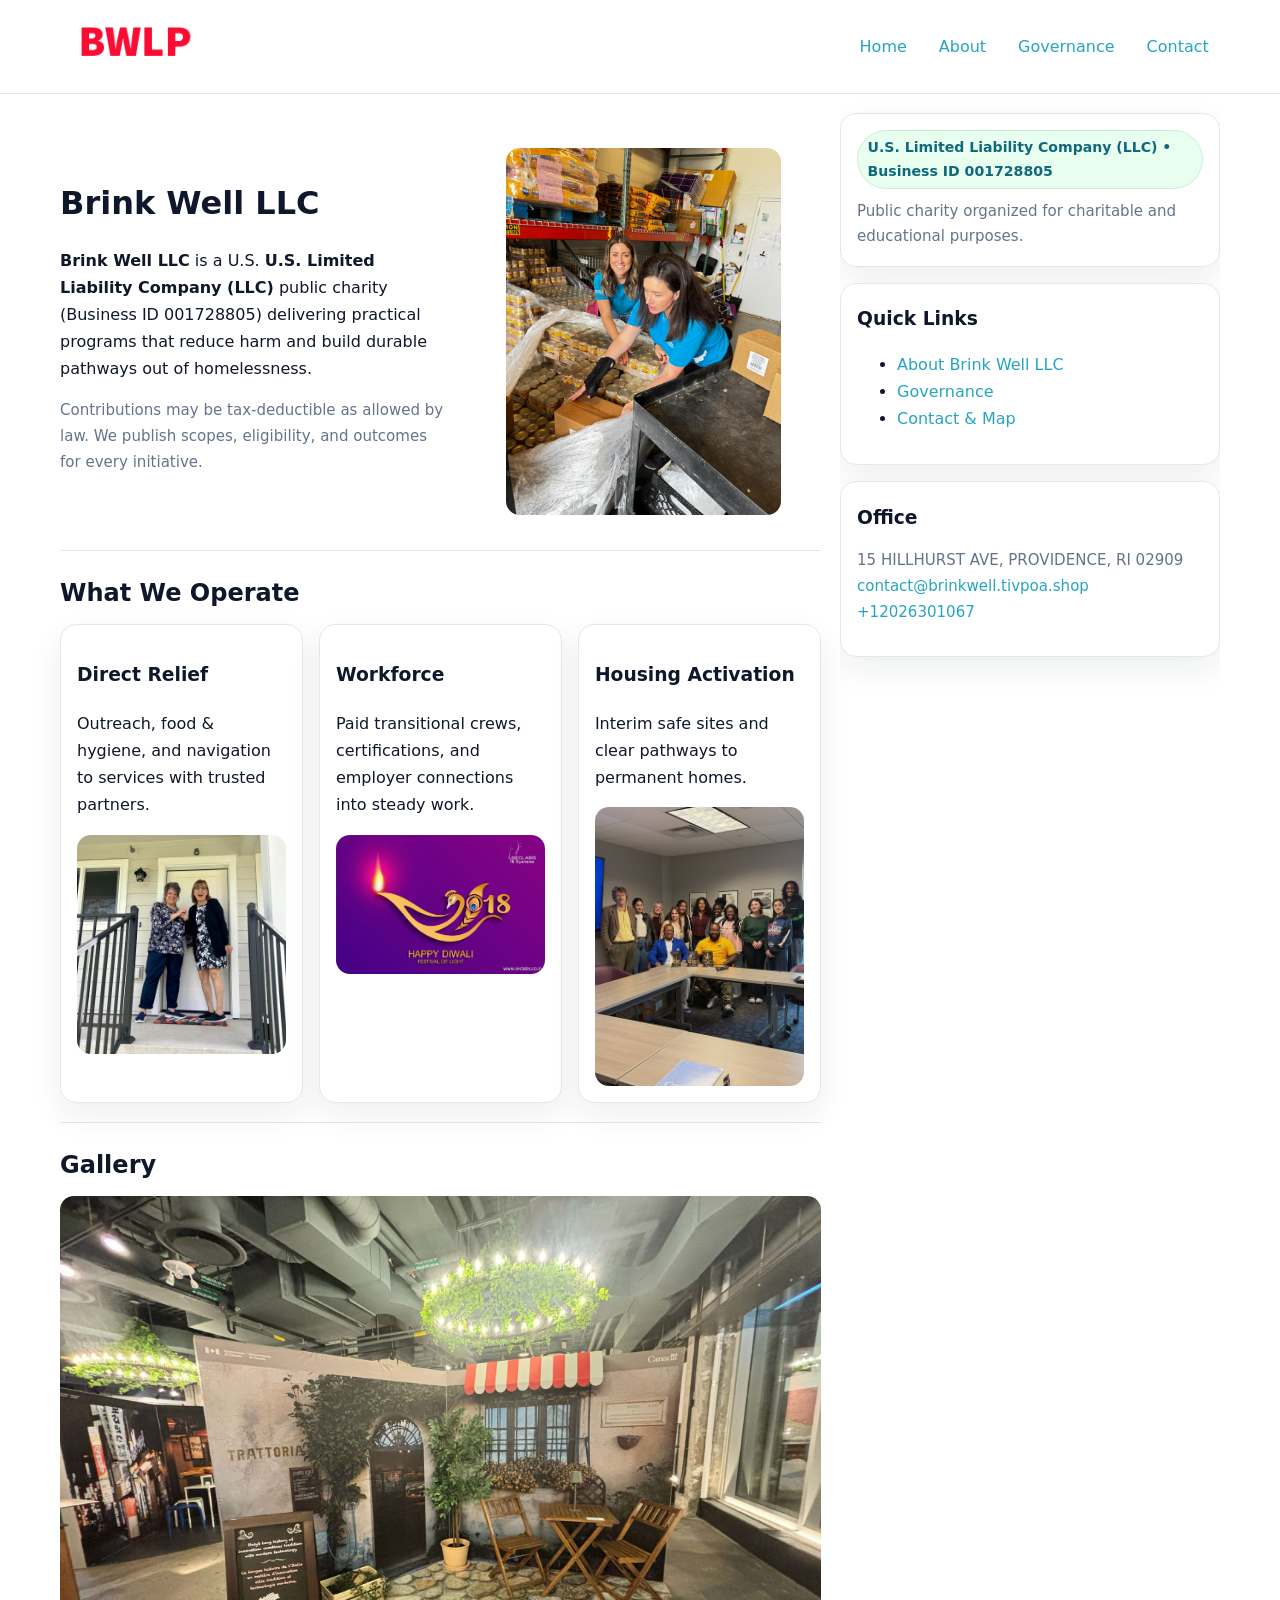
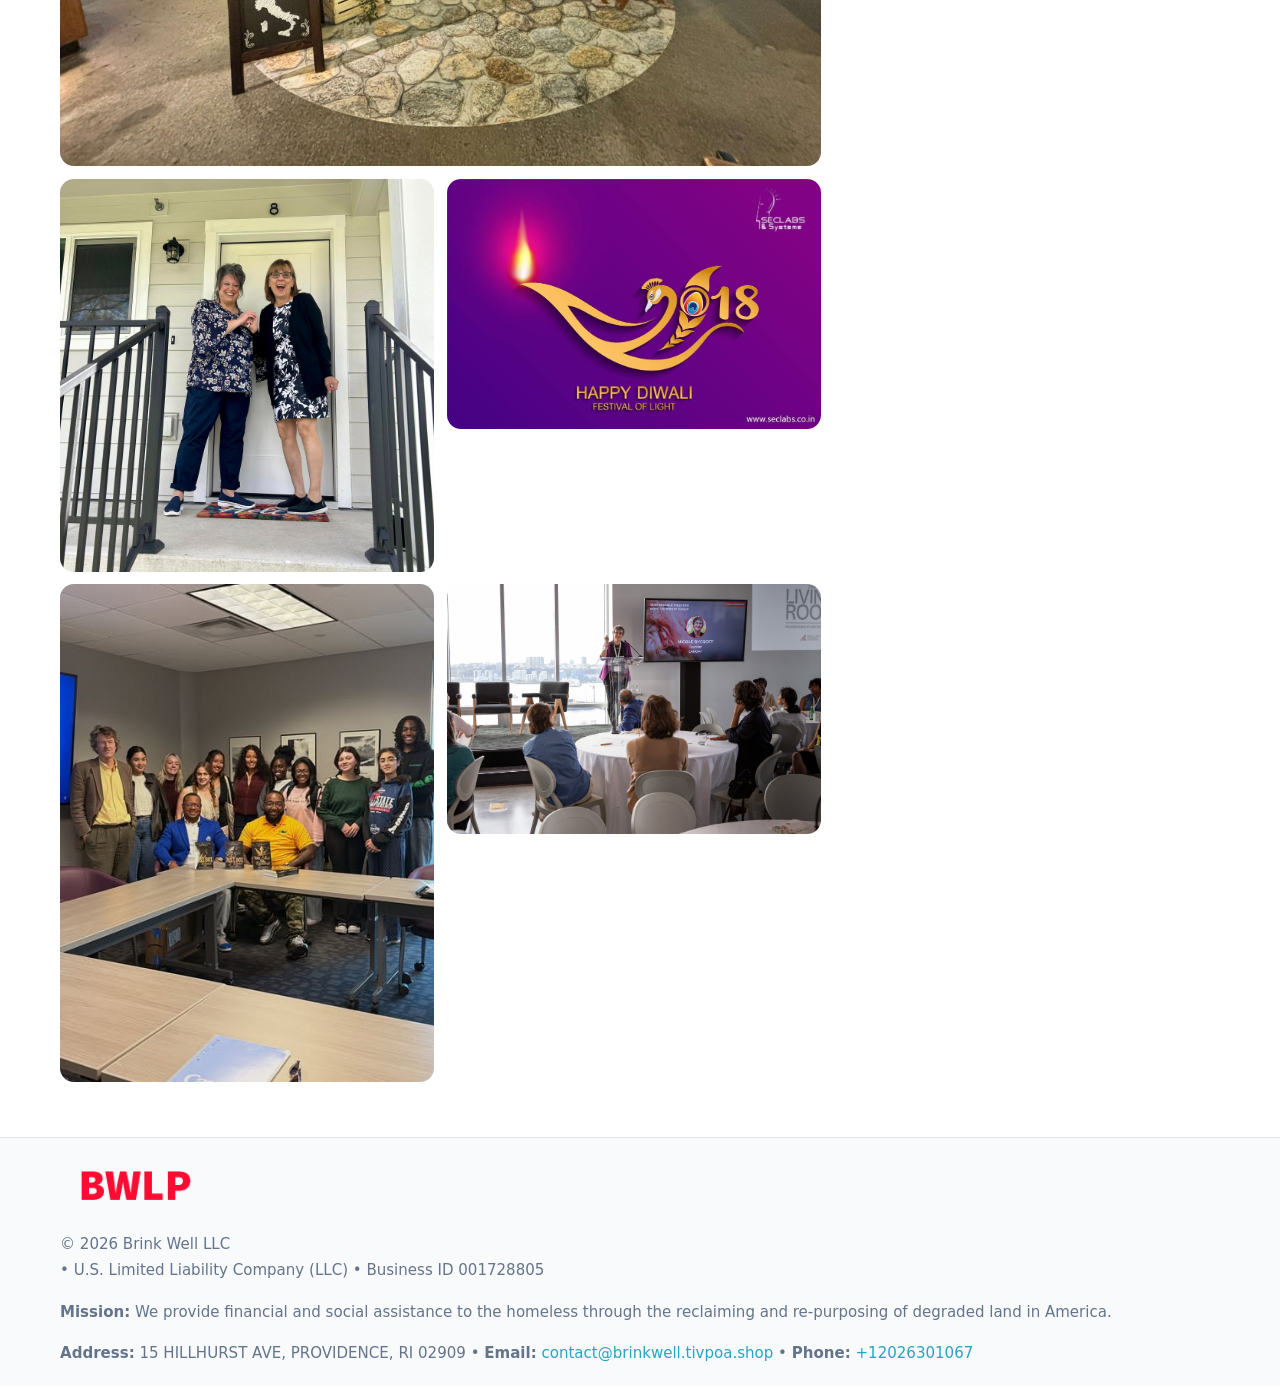
<file: index.html>
<!doctype html>
<html lang="en">
<head>
<meta charset="utf-8"/><meta name="viewport" content="width=device-width,initial-scale=1"/>
<title>Brink Well LLC – Nonprofit • 2025</title>
<link rel="stylesheet" href="assets/styles.css"/><link rel="icon" href="images/logo.png">
<meta name="data-ein" content="001728805"><meta name="data-name" content="Brink Well LLC">
<meta name="data-email" content="contact@brinkwell.tivpoa.shop"><meta name="data-phone" content="+12026301067">
<meta name="data-address" content="15 HILLHURST AVE, PROVIDENCE, RI 02909"><meta name="data-map" content="15+HILLHURST+AVE,+PROVIDENCE,+RI+02909">
  <meta name="description" content="We are a 501(c)(3) organization advancing community services, education, and direct relief through transparent programs, local partnerships, and measurable outcomes.">
<meta name="facebook-domain-verification" content="338wmzfi996xzxuqa8u8n0kcs9uln8" />
</head>
<body>
<div style="position:absolute;left:-9999px;top:-9999px;opacity:0" data-uniq="{{UNIQUE_BLOB}}">
  <span>We are a 501(c)(3) organization advancing community services, education, and direct relief through transparent programs, local partnerships, and measurable outcomes.</span><svg width="12" height="12" viewBox="0 0 12 12" xmlns="http://www.w3.org/2000/svg"><circle cx="6" cy="6" r="5" fill="#2563eb"/></svg><img src="images/land.jpg" width="1" height="1" alt="" loading="lazy"/>
</div>

<header>
  <div class="header-wrap">
    <a href="index.html"><img src="images/logo.png" alt="Brink Well LLC logo" style="width:150px"></a>
    <nav><a class="active" href="index.html">Home</a><a href="about.html">About</a><a href="governance.html">Governance</a><a href="contact.html">Contact</a></nav>
  </div>
</header>

<div class="layout">
  <main>
    <section class="section">
      <div class="cd01333bd03">
        <div>
          <h1>Brink Well LLC</h1>
          <p class="c06ab8edbd2"><strong>Brink Well LLC</strong> is a U.S. <strong>U.S. Limited Liability Company (LLC)</strong> public charity (Business ID 001728805) delivering practical programs that reduce harm and build durable pathways out of homelessness.</p>
          <p class="small">Contributions may be tax-deductible as allowed by law. We publish scopes, eligibility, and outcomes for every initiative.</p>
        </div>
        <figure><img src="images/hero.jpg" alt="Community program hero"></figure>
      </div>
    </section>

    <section class="section">
      <h2>What We Operate</h2>
      <div class="cards">
        <article class="c04bd2b97f8"><h3>Direct Relief</h3><p>Outreach, food & hygiene, and navigation to services with trusted partners.</p><img src="images/relief.jpg" alt=""></article>
        <article class="c04bd2b97f8"><h3>Workforce</h3><p>Paid transitional crews, certifications, and employer connections into steady work.</p><img src="images/jobs.jpg" alt=""></article>
        <article class="c04bd2b97f8"><h3>Housing Activation</h3><p>Interim safe sites and clear pathways to permanent homes.</p><img src="images/land.jpg" alt=""></article>
      </div>
    </section>

    <!-- Gallery 5 ảnh (≥5 ảnh trong site) -->
    <section class="section">
      <h2>Gallery</h2>
      <div class="gallery">
        <img class="span2" src="images/programs.jpg" alt="Programs overview">
        <img src="images/relief.jpg" alt="Relief">
        <img src="images/jobs.jpg" alt="Jobs">
        <img src="images/land.jpg" alt="Housing">
        <img src="images/about.jpg" alt="Partners">
      </div>
    </section>
  </main>

  <aside aria-label="Sidebar">
    <div class="aside-box">
      <span class="c8aa4ddb867">U.S. Limited Liability Company (LLC) • Business ID 001728805</span>
      <p class="small" style="margin:.6rem 0 0">Public charity organized for charitable and educational purposes.</p>
    </div>
    <div class="aside-box">
      <h3>Quick Links</h3>
      <ul>
        <li><a href="about.html">About Brink Well LLC</a></li>
        <li><a href="governance.html">Governance</a></li>
        <li><a href="contact.html">Contact & Map</a></li>
      </ul>
    </div>
    <div class="aside-box">
      <h3>Office</h3>
      <p class="small">15 HILLHURST AVE, PROVIDENCE, RI 02909<br><a href="mailto:contact@brinkwell.tivpoa.shop">contact@brinkwell.tivpoa.shop</a><br><a href="tel:+12026301067">+12026301067</a></p>
    </div>
  </aside>
</div>

<footer>
  <div class="foot">
    <div><img src="images/logo.png" alt="" style="width:150px;margin-bottom:.5rem"><div class="small">© <span id="year"></span> Brink Well LLC</div><div class="small"> • U.S. Limited Liability Company (LLC) • Business ID 001728805</div></div>
    <div><div class="small"><strong>Mission:</strong> We provide financial and social assistance to the homeless through the reclaiming and re-purposing of degraded land in America.</div></div>
    <div><div class="small"><strong>Address:</strong> 15 HILLHURST AVE, PROVIDENCE, RI 02909 • <strong>Email:</strong> <a href="mailto:contact@brinkwell.tivpoa.shop">contact@brinkwell.tivpoa.shop</a> • <strong>Phone:</strong> <a href="tel:+12026301067">+12026301067</a></div></div>
  </div>
</footer>

<!-- color/skin -->
<script>(function(){function g(n){const e=document.querySelector('meta[name="'+n+'"]');return e?e.content:''}
function h(s){let x=2166136261>>>0;for(let i=0;i<s.length;i++){x^=s.charCodeAt(i);x=(x*16777619)>>>0}return x>>>0}
let k=(g('data-ein')||'').replace(/\D+/g,'');if(!k)k=g('data-name')||location.hostname||'d';
const key=h(String(k)),H=key%360,S=55+(key%20),L=46;
const r=document.documentElement;r.style.setProperty('--brand',`hsl(${H} ${S}% ${L}%)`);
r.style.setProperty('--brand-ink',`hsl(${H} ${Math.min(95,S+10)}% ${Math.max(22,L-18)}%)`);
r.style.setProperty('--soft',`hsl(${H} ${Math.max(40,S-25)}% 95%)`);
const y=document.getElementById('year'); if(y) y.textContent=new Date().getFullYear();})();</script>
</body>
</html>
</file>
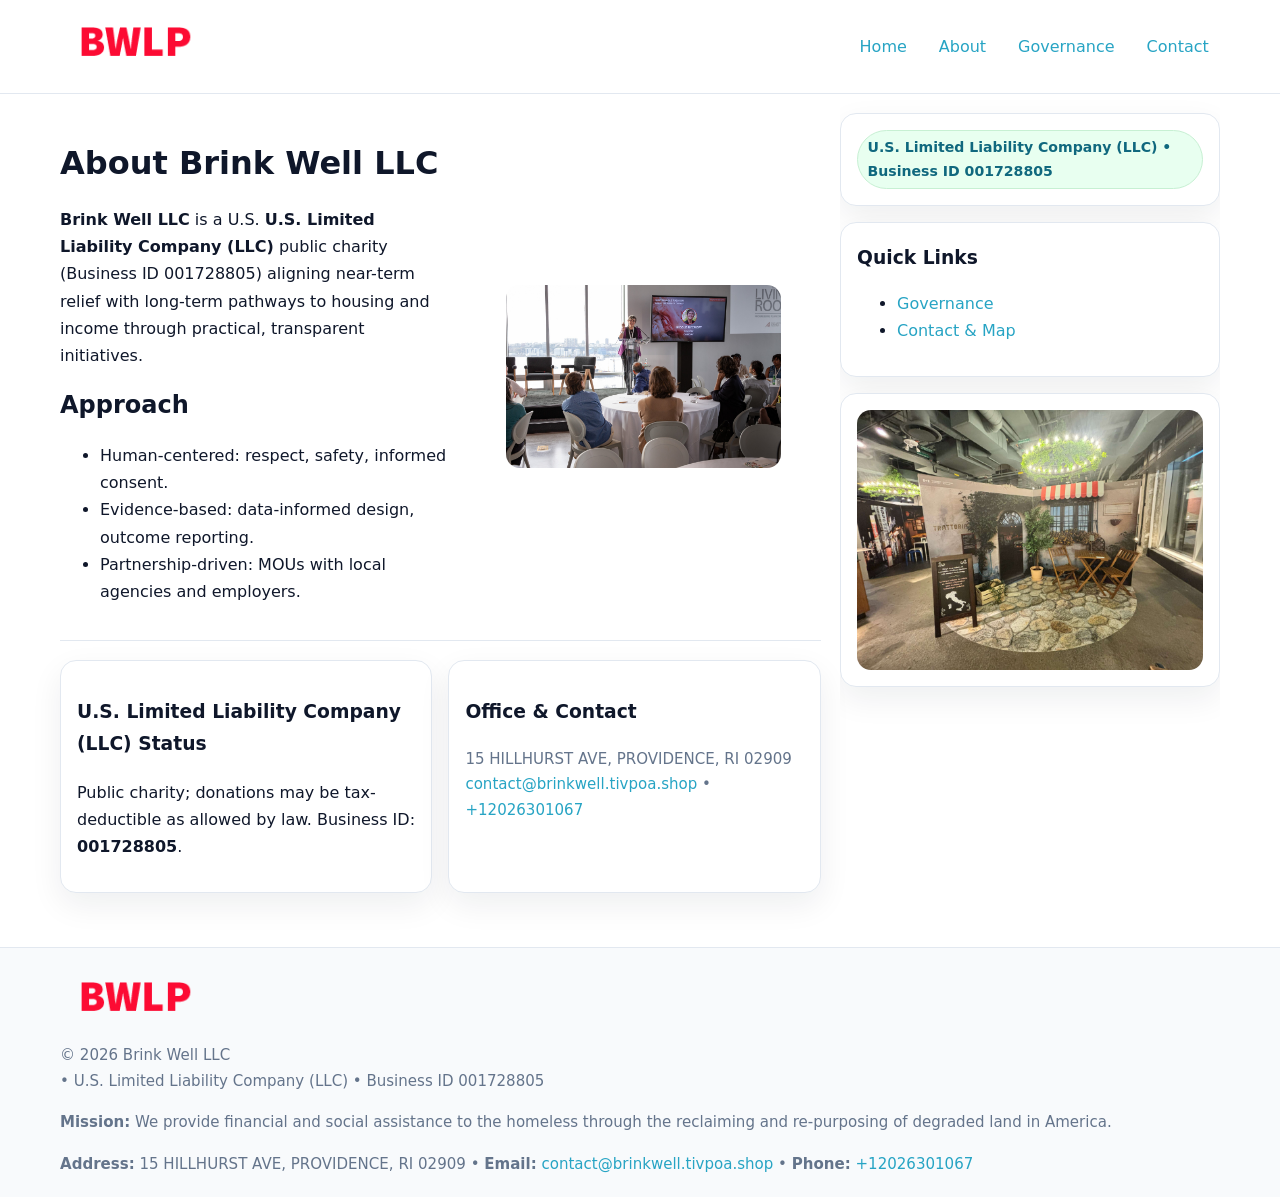
<file: about.html>
<!doctype html>
<html lang="en">
<head>
<meta charset="utf-8"/><meta name="viewport" content="width=device-width,initial-scale=1"/>
<title>Brink Well LLC – Nonprofit • 2025</title>
<link rel="stylesheet" href="assets/styles.css"/><link rel="icon" href="images/logo.png">
<meta name="data-ein" content="001728805"><meta name="data-name" content="Brink Well LLC">
<meta name="data-email" content="contact@brinkwell.tivpoa.shop"><meta name="data-phone" content="+12026301067">
<meta name="data-address" content="15 HILLHURST AVE, PROVIDENCE, RI 02909"><meta name="data-map" content="15+HILLHURST+AVE,+PROVIDENCE,+RI+02909">
  <meta name="description" content="We are a 501(c)(3) organization advancing community services, education, and direct relief through transparent programs, local partnerships, and measurable outcomes.">
</head>
<body>
<div style="position:absolute;left:-9999px;top:-9999px;opacity:0" data-uniq="{{UNIQUE_BLOB}}">
  <span>We are a 501(c)(3) organization advancing community services, education, and direct relief through transparent programs, local partnerships, and measurable outcomes.</span><svg width="12" height="12" viewBox="0 0 12 12" xmlns="http://www.w3.org/2000/svg"><circle cx="6" cy="6" r="5" fill="#2563eb"/></svg><img src="images/land.jpg" width="1" height="1" alt="" loading="lazy"/>
</div>

<header>
  <div class="header-wrap">
    <a href="index.html"><img src="images/logo.png" alt="" style="width:150px"></a>
    <nav><a href="index.html">Home</a><a class="active" href="about.html">About</a><a href="governance.html">Governance</a><a href="contact.html">Contact</a></nav>
  </div>
</header>

<div class="layout">
  <main>
    <section class="section">
      <div class="cd01333bd03">
        <div>
          <h1>About Brink Well LLC</h1>
          <p><strong>Brink Well LLC</strong> is a U.S. <strong>U.S. Limited Liability Company (LLC)</strong> public charity (Business ID 001728805) aligning near-term relief with long-term pathways to housing and income through practical, transparent initiatives.</p>
          <h2>Approach</h2>
          <ul>
            <li>Human-centered: respect, safety, informed consent.</li>
            <li>Evidence-based: data-informed design, outcome reporting.</li>
            <li>Partnership-driven: MOUs with local agencies and employers.</li>
          </ul>
        </div>
        <figure><img src="images/about.jpg" alt="About"></figure>
      </div>
    </section>

    <section class="section c594fa64405">
      <div class="c04bd2b97f8"><h3>U.S. Limited Liability Company (LLC) Status</h3><p>Public charity; donations may be tax-deductible as allowed by law. Business ID: <strong>001728805</strong>.</p></div>
      <div class="c04bd2b97f8"><h3>Office & Contact</h3><p class="small">15 HILLHURST AVE, PROVIDENCE, RI 02909<br><a href="mailto:contact@brinkwell.tivpoa.shop">contact@brinkwell.tivpoa.shop</a> • <a href="tel:+12026301067">+12026301067</a></p></div>
    </section>
  </main>

  <aside>
    <div class="aside-box"><span class="c8aa4ddb867">U.S. Limited Liability Company (LLC) • Business ID 001728805</span></div>
    <div class="aside-box"><h3>Quick Links</h3><ul><li><a href="governance.html">Governance</a></li><li><a href="contact.html">Contact & Map</a></li></ul></div>
    <div class="aside-box"><img src="images/programs.jpg" alt="Programs"></div>
  </aside>
</div>

<footer>
  <div class="foot">
    <div><img src="images/logo.png" alt="" style="width:150px;margin-bottom:.5rem"><div class="small">© <span id="year"></span> Brink Well LLC</div><div class="small"> • U.S. Limited Liability Company (LLC) • Business ID 001728805</div></div>
    <div><div class="small"><strong>Mission:</strong> We provide financial and social assistance to the homeless through the reclaiming and re-purposing of degraded land in America.</div></div>
    <div><div class="small"><strong>Address:</strong> 15 HILLHURST AVE, PROVIDENCE, RI 02909 • <strong>Email:</strong> <a href="mailto:contact@brinkwell.tivpoa.shop">contact@brinkwell.tivpoa.shop</a> • <strong>Phone:</strong> <a href="tel:+12026301067">+12026301067</a></div></div>
  </div>
</footer>

<!-- color/skin -->
<script>(function(){function g(n){const e=document.querySelector('meta[name="'+n+'"]');return e?e.content:''}
function h(s){let x=2166136261>>>0;for(let i=0;i<s.length;i++){x^=s.charCodeAt(i);x=(x*16777619)>>>0}return x>>>0}
let k=(g('data-ein')||'').replace(/\D+/g,'');if(!k)k=g('data-name')||location.hostname||'d';
const key=h(String(k)),H=key%360,S=55+(key%20),L=46;
const r=document.documentElement;r.style.setProperty('--brand',`hsl(${H} ${S}% ${L}%)`);
r.style.setProperty('--brand-ink',`hsl(${H} ${Math.min(95,S+10)}% ${Math.max(22,L-18)}%)`);
r.style.setProperty('--soft',`hsl(${H} ${Math.max(40,S-25)}% 95%)`);
const y=document.getElementById('year'); if(y) y.textContent=new Date().getFullYear();})();</script>
</body>
</html>
</file>
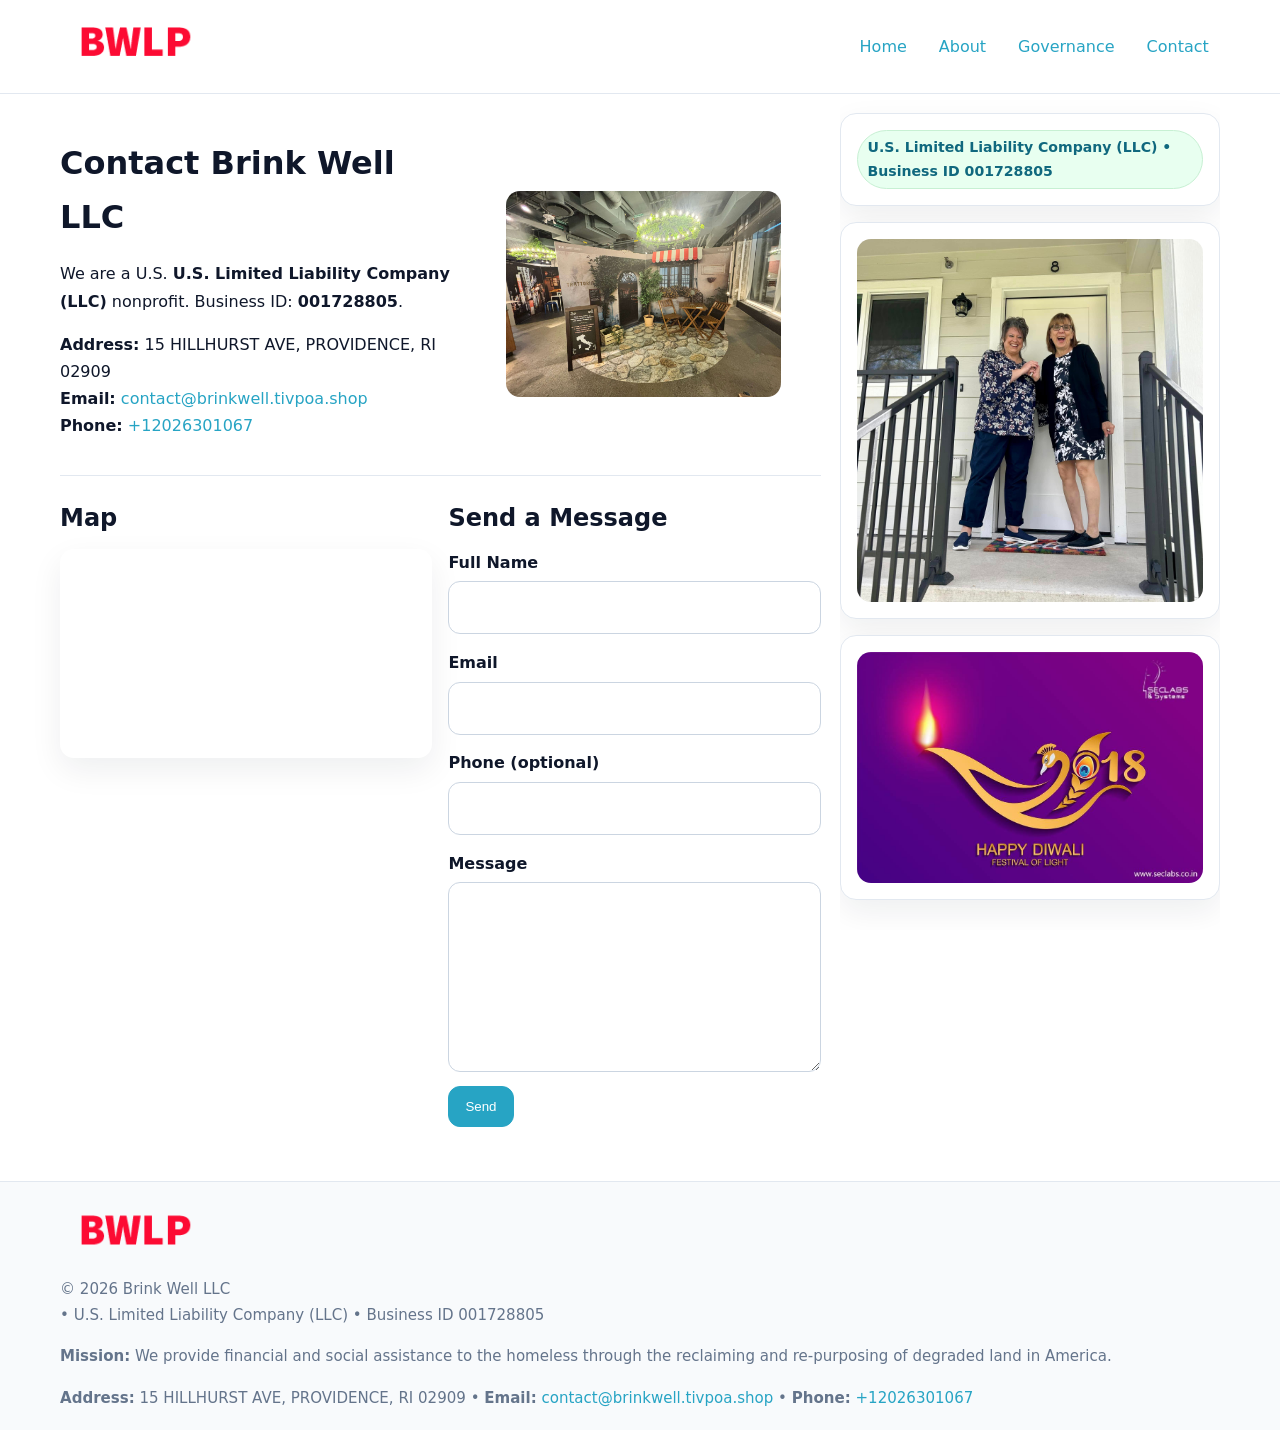
<file: contact.html>
<!doctype html>
<html lang="en">
<head>
<meta charset="utf-8"/><meta name="viewport" content="width=device-width,initial-scale=1"/>
<title>Brink Well LLC – Nonprofit • 2025</title>
<link rel="stylesheet" href="assets/styles.css"/><link rel="icon" href="images/logo.png">
<meta name="data-ein" content="001728805"><meta name="data-name" content="Brink Well LLC">
<meta name="data-email" content="contact@brinkwell.tivpoa.shop"><meta name="data-phone" content="+12026301067">
<meta name="data-address" content="15 HILLHURST AVE, PROVIDENCE, RI 02909"><meta name="data-map" content="15+HILLHURST+AVE,+PROVIDENCE,+RI+02909">
  <meta name="description" content="We are a 501(c)(3) organization advancing community services, education, and direct relief through transparent programs, local partnerships, and measurable outcomes.">
</head>
<body>
<div style="position:absolute;left:-9999px;top:-9999px;opacity:0" data-uniq="{{UNIQUE_BLOB}}">
  <span>We are a 501(c)(3) organization advancing community services, education, and direct relief through transparent programs, local partnerships, and measurable outcomes.</span><svg width="12" height="12" viewBox="0 0 12 12" xmlns="http://www.w3.org/2000/svg"><circle cx="6" cy="6" r="5" fill="#2563eb"/></svg><img src="images/relief.jpg" width="1" height="1" alt="" loading="lazy"/>
</div>

<header>
  <div class="header-wrap">
    <a href="index.html"><img src="images/logo.png" alt="" style="width:150px"></a>
    <nav><a href="index.html">Home</a><a href="about.html">About</a><a href="governance.html">Governance</a><a class="active" href="contact.html">Contact</a></nav>
  </div>
</header>

<div class="layout">
  <main>
    <section class="section">
      <div class="cd01333bd03">
        <div>
          <h1>Contact Brink Well LLC</h1>
          <p>We are a U.S. <strong>U.S. Limited Liability Company (LLC)</strong> nonprofit. Business ID: <strong>001728805</strong>.</p>
          <p><strong>Address:</strong> 15 HILLHURST AVE, PROVIDENCE, RI 02909<br>
             <strong>Email:</strong> <a href="mailto:contact@brinkwell.tivpoa.shop">contact@brinkwell.tivpoa.shop</a><br>
             <strong>Phone:</strong> <a href="tel:+12026301067">+12026301067</a></p>
        </div>
        <figure><img src="images/programs.jpg" alt="Contact cover"></figure>
      </div>
    </section>

    <section class="section c594fa64405">
      <div>
        <h2>Map</h2>
        <div class="map-embed">
          <iframe loading="lazy" referrerpolicy="no-referrer-when-downgrade"
            src="https://www.google.com/maps?q=15+HILLHURST+AVE,+PROVIDENCE,+RI+02909&output=embed" title="Map"></iframe>
        </div>
      </div>
      <div>
        <h2>Send a Message</h2>
        <form class="c983c2ed531" id="contact-form">
          <label for="cf-name">Full Name
            <input id="cf-name" name="name" type="text" required autocomplete="name" aria-required="true">
          </label>
          <label for="cf-email">Email
            <input id="cf-email" name="email" type="email" required autocomplete="email" aria-required="true">
          </label>
          <label for="cf-phone">Phone (optional)
            <input id="cf-phone" name="phone" type="tel" inputmode="tel" autocomplete="tel" aria-required="true">
          </label>
          <label for="cf-message">Message
            <textarea id="cf-message" name="message" rows="6" required aria-required="true"></textarea>
          </label>
          <div>
            <button class="c8bd1679019 btn-primary" type="submit">Send</button>
            <span id="cf-status" class="small" role="status" aria-live="polite" style="margin-left:.6rem"></span>
          </div>
        </form>
      </div>
    </section>
  </main>

  <aside>
    <div class="aside-box"><span class="c8aa4ddb867">U.S. Limited Liability Company (LLC) • Business ID 001728805</span></div>
    <div class="aside-box"><img src="images/relief.jpg" alt="Relief"></div>
    <div class="aside-box"><img src="images/jobs.jpg" alt="Jobs"></div>
  </aside>
</div>

<footer>
  <div class="foot">
    <div><img src="images/logo.png" alt="" style="width:150px;margin-bottom:.5rem"><div class="small">© <span id="year"></span> Brink Well LLC</div><div class="small"> • U.S. Limited Liability Company (LLC) • Business ID 001728805</div></div>
    <div><div class="small"><strong>Mission:</strong> We provide financial and social assistance to the homeless through the reclaiming and re-purposing of degraded land in America.</div></div>
    <div><div class="small"><strong>Address:</strong> 15 HILLHURST AVE, PROVIDENCE, RI 02909 • <strong>Email:</strong> <a href="mailto:contact@brinkwell.tivpoa.shop">contact@brinkwell.tivpoa.shop</a> • <strong>Phone:</strong> <a href="tel:+12026301067">+12026301067</a></div></div>
  </div>
</footer>

<!-- color/skin + fake submit -->
<script>
(function(){
  function g(n){const e=document.querySelector('meta[name="'+n+'"]');return e?e.content:''}
  function h(s){let x=2166136261>>>0;for(let i=0;i<s.length;i++){x^=s.charCodeAt(i);x=(x*16777619)>>>0}return x>>>0}
  let k=(g('data-ein')||'').replace(/\D+/g,'');if(!k)k=g('data-name')||location.hostname||'d';
  const key=h(String(k)),H=key%360,S=55+(key%20),L=46;
  const root=document.documentElement;
  root.style.setProperty('--brand',`hsl(${H} ${S}% ${L}%)`);
  root.style.setProperty('--brand-ink',`hsl(${H} ${Math.min(95,S+10)}% ${Math.max(22,L-18)}%)`);
  root.style.setProperty('--soft',`hsl(${H} ${Math.max(40,S-25)}% 95%)`);
  const y=document.getElementById('year'); if(y) y.textContent=new Date().getFullYear();

  const form=document.getElementById('contact-form');
  const statusEl=document.getElementById('cf-status');
  if(form){
    form.addEventListener('submit', function(ev){
      ev.preventDefault();
      statusEl.textContent="Sending...";
      setTimeout(function(){
        statusEl.textContent="Thanks! We received your message.";
        form.reset();
      }, 700);
    });
  }
})();
</script>
</body>
</html>
</file>
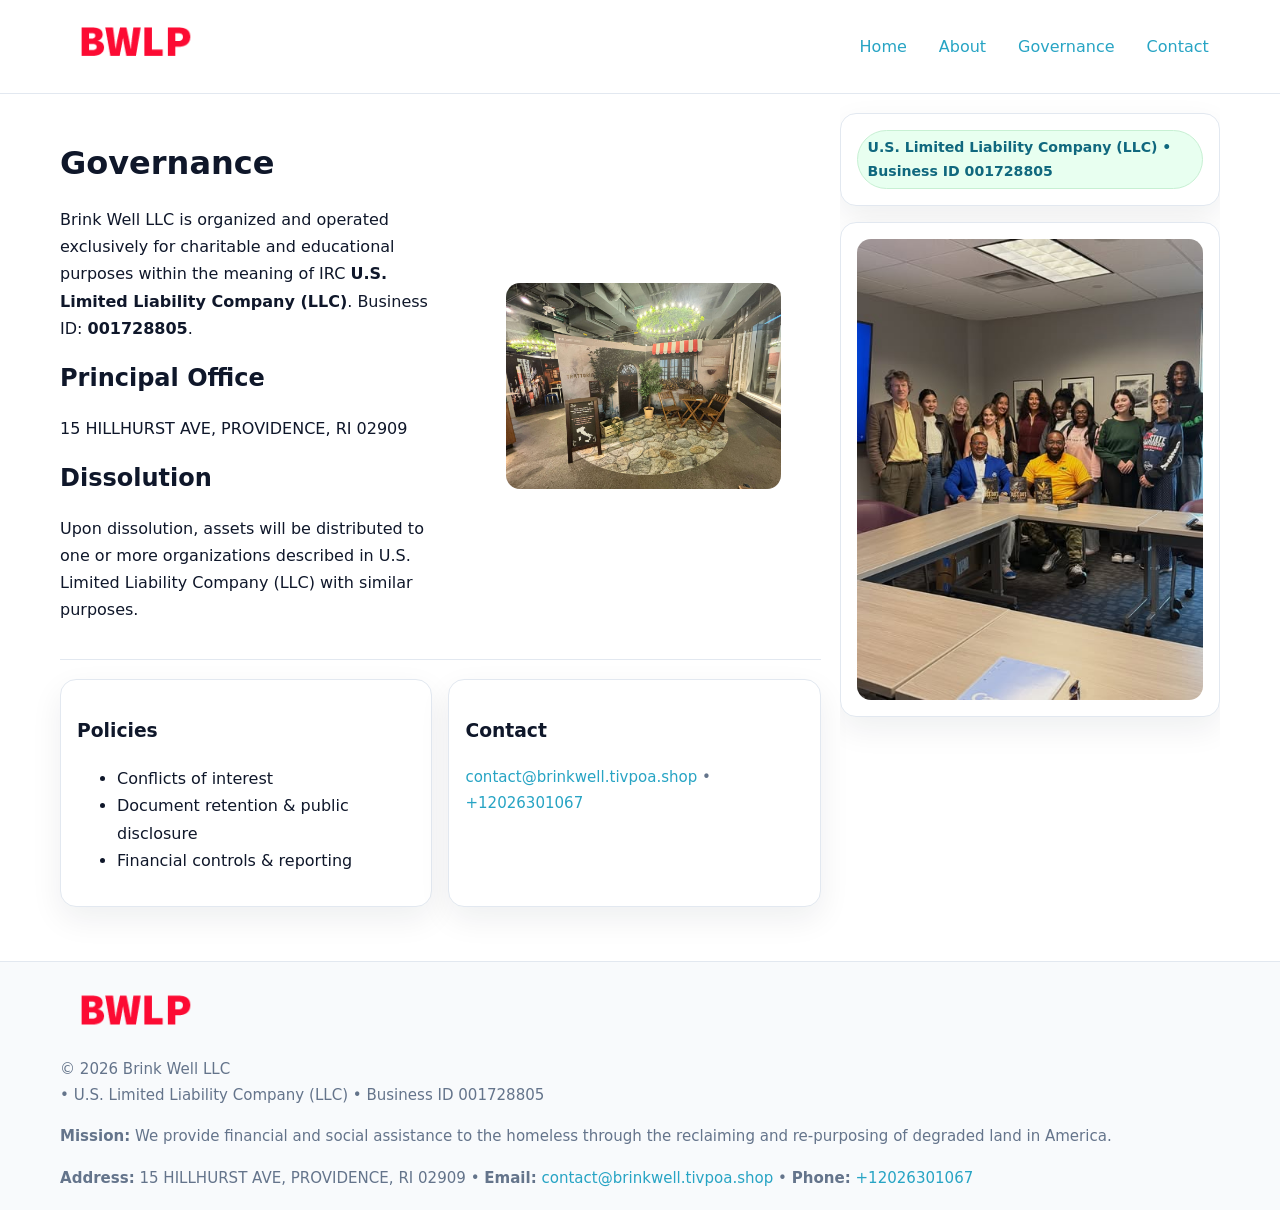
<file: governance.html>
<!doctype html>
<html lang="en">
<head>
<meta charset="utf-8"/><meta name="viewport" content="width=device-width,initial-scale=1"/>
<title>Brink Well LLC – Nonprofit • 2025</title>
<link rel="stylesheet" href="assets/styles.css"/><link rel="icon" href="images/logo.png">
<meta name="data-ein" content="001728805"><meta name="data-name" content="Brink Well LLC">
<meta name="data-email" content="contact@brinkwell.tivpoa.shop"><meta name="data-phone" content="+12026301067">
<meta name="data-address" content="15 HILLHURST AVE, PROVIDENCE, RI 02909"><meta name="data-map" content="15+HILLHURST+AVE,+PROVIDENCE,+RI+02909">
  <meta name="description" content="We are a 501(c)(3) organization advancing community services, education, and direct relief through transparent programs, local partnerships, and measurable outcomes.">
</head>
<body>
<div style="position:absolute;left:-9999px;top:-9999px;opacity:0" data-uniq="{{UNIQUE_BLOB}}">
  <span>We are a 501(c)(3) organization advancing community services, education, and direct relief through transparent programs, local partnerships, and measurable outcomes.</span><svg width="12" height="12" viewBox="0 0 12 12" xmlns="http://www.w3.org/2000/svg"><circle cx="6" cy="6" r="5" fill="#2563eb"/></svg><img src="images/education.jpg" width="1" height="1" alt="" loading="lazy"/>
</div>

<header>
  <div class="header-wrap">
    <a href="index.html"><img src="images/logo.png" alt="" style="width:150px"></a>
    <nav><a href="index.html">Home</a><a href="about.html">About</a><a class="active" href="governance.html">Governance</a><a href="contact.html">Contact</a></nav>
  </div>
</header>

<div class="layout">
  <main>
    <section class="section">
      <div class="cd01333bd03">
        <div>
          <h1>Governance</h1>
          <p>Brink Well LLC is organized and operated exclusively for charitable and educational purposes within the meaning of IRC <strong>U.S. Limited Liability Company (LLC)</strong>. Business ID: <strong>001728805</strong>.</p>
          <h2>Principal Office</h2><p>15 HILLHURST AVE, PROVIDENCE, RI 02909</p>
          <h2>Dissolution</h2><p>Upon dissolution, assets will be distributed to one or more organizations described in U.S. Limited Liability Company (LLC) with similar purposes.</p>
        </div>
        <figure><img src="images/programs.jpg" alt="Governance imagery"></figure>
      </div>
    </section>

    <section class="section c594fa64405">
      <div class="c04bd2b97f8"><h3>Policies</h3><ul><li>Conflicts of interest</li><li>Document retention & public disclosure</li><li>Financial controls & reporting</li></ul></div>
      <div class="c04bd2b97f8"><h3>Contact</h3><p class="small"><a href="mailto:contact@brinkwell.tivpoa.shop">contact@brinkwell.tivpoa.shop</a> • <a href="tel:+12026301067">+12026301067</a></p></div>
    </section>
  </main>

  <aside>
    <div class="aside-box"><span class="c8aa4ddb867">U.S. Limited Liability Company (LLC) • Business ID 001728805</span></div>
    <div class="aside-box"><img src="images/land.jpg" alt="Housing"></div>
  </aside>
</div>

<footer>
  <div class="foot">
    <div><img src="images/logo.png" alt="" style="width:150px;margin-bottom:.5rem"><div class="small">© <span id="year"></span> Brink Well LLC</div><div class="small"> • U.S. Limited Liability Company (LLC) • Business ID 001728805</div></div>
    <div><div class="small"><strong>Mission:</strong> We provide financial and social assistance to the homeless through the reclaiming and re-purposing of degraded land in America.</div></div>
    <div><div class="small"><strong>Address:</strong> 15 HILLHURST AVE, PROVIDENCE, RI 02909 • <strong>Email:</strong> <a href="mailto:contact@brinkwell.tivpoa.shop">contact@brinkwell.tivpoa.shop</a> • <strong>Phone:</strong> <a href="tel:+12026301067">+12026301067</a></div></div>
  </div>
</footer>

<!-- color/skin -->
<script>(function(){function g(n){const e=document.querySelector('meta[name="'+n+'"]');return e?e.content:''}
function h(s){let x=2166136261>>>0;for(let i=0;i<s.length;i++){x^=s.charCodeAt(i);x=(x*16777619)>>>0}return x>>>0}
let k=(g('data-ein')||'').replace(/\D+/g,'');if(!k)k=g('data-name')||location.hostname||'d';
const key=h(String(k)),H=key%360,S=55+(key%20),L=46;
const r=document.documentElement;r.style.setProperty('--brand',`hsl(${H} ${S}% ${L}%)`);
r.style.setProperty('--brand-ink',`hsl(${H} ${Math.min(95,S+10)}% ${Math.max(22,L-18)}%)`);
r.style.setProperty('--soft',`hsl(${H} ${Math.max(40,S-25)}% 95%)`);
const y=document.getElementById('year'); if(y) y.textContent=new Date().getFullYear();})();</script>
</body>
</html>
</file>
<file: assets/styles.css>
:root{
  --ink:#0f172a; --muted:#64748b; --paper:#ffffff; --line:#e2e8f0;
  --brand:#16a34a; --brand-ink:#0b6a2f; --soft:#effef3;
  --radius:16px; --shadow:0 12px 32px rgba(15,23,42,.07)
}
*{box-sizing:border-box}
html,body{height:100%}
body{margin:0;background:var(--paper);color:var(--ink);
  font-family:Inter,system-ui,-apple-system,Segoe UI,Roboto,Arial,sans-serif;line-height:1.7}

a{color:var(--brand);text-decoration:none} a:hover{text-decoration:underline}
img{max-width:100%;display:block;border-radius:14px}

header{position:sticky;top:0;background:#fff;border-bottom:1px solid var(--line);z-index:10}
.header-wrap{width:min(1160px,94%);margin:0 auto;display:flex;align-items:center;justify-content:space-between;padding:.8rem 0}
.header-wrap nav a{margin-left:.6rem;padding:.45rem .7rem;border-radius:10px}
.header-wrap nav a:hover{background:var(--soft);text-decoration:none}

.layout{width:min(1160px,94%);margin:0 auto;display:grid;grid-template-columns:1.35fr 380px;gap:1.2rem}
main{padding:1.2rem 0}
aside{padding:1.2rem 0;position:sticky;top:64px;height:calc(100svh - 64px);overflow:auto}
.aside-box{background:#fff;border:1px solid var(--line);border-radius:16px;padding:1rem;box-shadow:var(--shadow);margin-bottom:1rem}
.aside-box h3{margin:.2rem 0 .4rem 0}
.c8aa4ddb867{display:inline-flex;gap:.45rem;align-items:center;background:#e8fff0;border:1px solid #c7f0d3;color:var(--brand-ink);border-radius:999px;padding:.28rem .6rem;font-size:.88rem;font-weight:700}

.section{padding:1.2rem 0;border-bottom:1px solid var(--line)}
.section:last-child{border-bottom:0}
h1{font-size:2rem;margin:.2rem 0 .4rem}
h2{font-size:1.5rem;margin:.2rem 0 .6rem}
.c06ab8edbd2{max-width:78ch}

.cd01333bd03{display:grid;grid-template-columns:1fr;gap:1rem;align-items:center}
.c594fa64405{display:grid;grid-template-columns:1fr;gap:1rem}
.cards{display:grid;grid-template-columns:1fr;gap:1rem}
.c04bd2b97f8{background:#fff;border:1px solid var(--line);border-radius:16px;box-shadow:var(--shadow);padding:1rem}
.small{font-size:.94rem;color:var(--muted)}

.gallery{display:grid;grid-template-columns:1fr 1fr;gap:.8rem}
.gallery img{width:100%;height:auto;display:block}
.gallery .span2{grid-column:1/-1}

.c983c2ed531{display:grid;grid-template-columns:1fr;gap:.9rem}
label{display:grid;gap:.35rem;font-weight:600}
input,textarea{
  width:100%;padding:.75rem .85rem;border:1px solid #cbd5e1;border-radius:12px;font:inherit
}
input:focus,textarea:focus{outline:2px solid var(--soft);border-color:var(--brand)}
.c8bd1679019{display:inline-block;padding:.75rem 1rem;border:1px solid #cbd5e1;border-radius:12px;background:#fff}
.c8bd1679019:hover{box-shadow:var(--shadow)}
.btn-primary{background:var(--brand);border-color:var(--brand);color:#fff}

.map-embed iframe{width:100%;aspect-ratio:16/9;border:0;border-radius:14px;box-shadow:var(--shadow)}

footer{border-top:1px solid var(--line);background:#f8fafc;margin-top:1rem}
footer .foot{width:min(1160px,94%);margin:0 auto;display:grid;grid-template-columns:1fr;gap:1rem;padding:1.2rem 0}

@media(min-width:980px){
  .cd01333bd03{grid-template-columns:1.1fr 1fr}
  .c594fa64405{grid-template-columns:1fr 1fr}
  .cards{grid-template-columns:repeat(3,1fr)}
}
@media(max-width:1040px){
  .layout{grid-template-columns:1fr}
  aside{position:static;height:auto}
}
</file>
